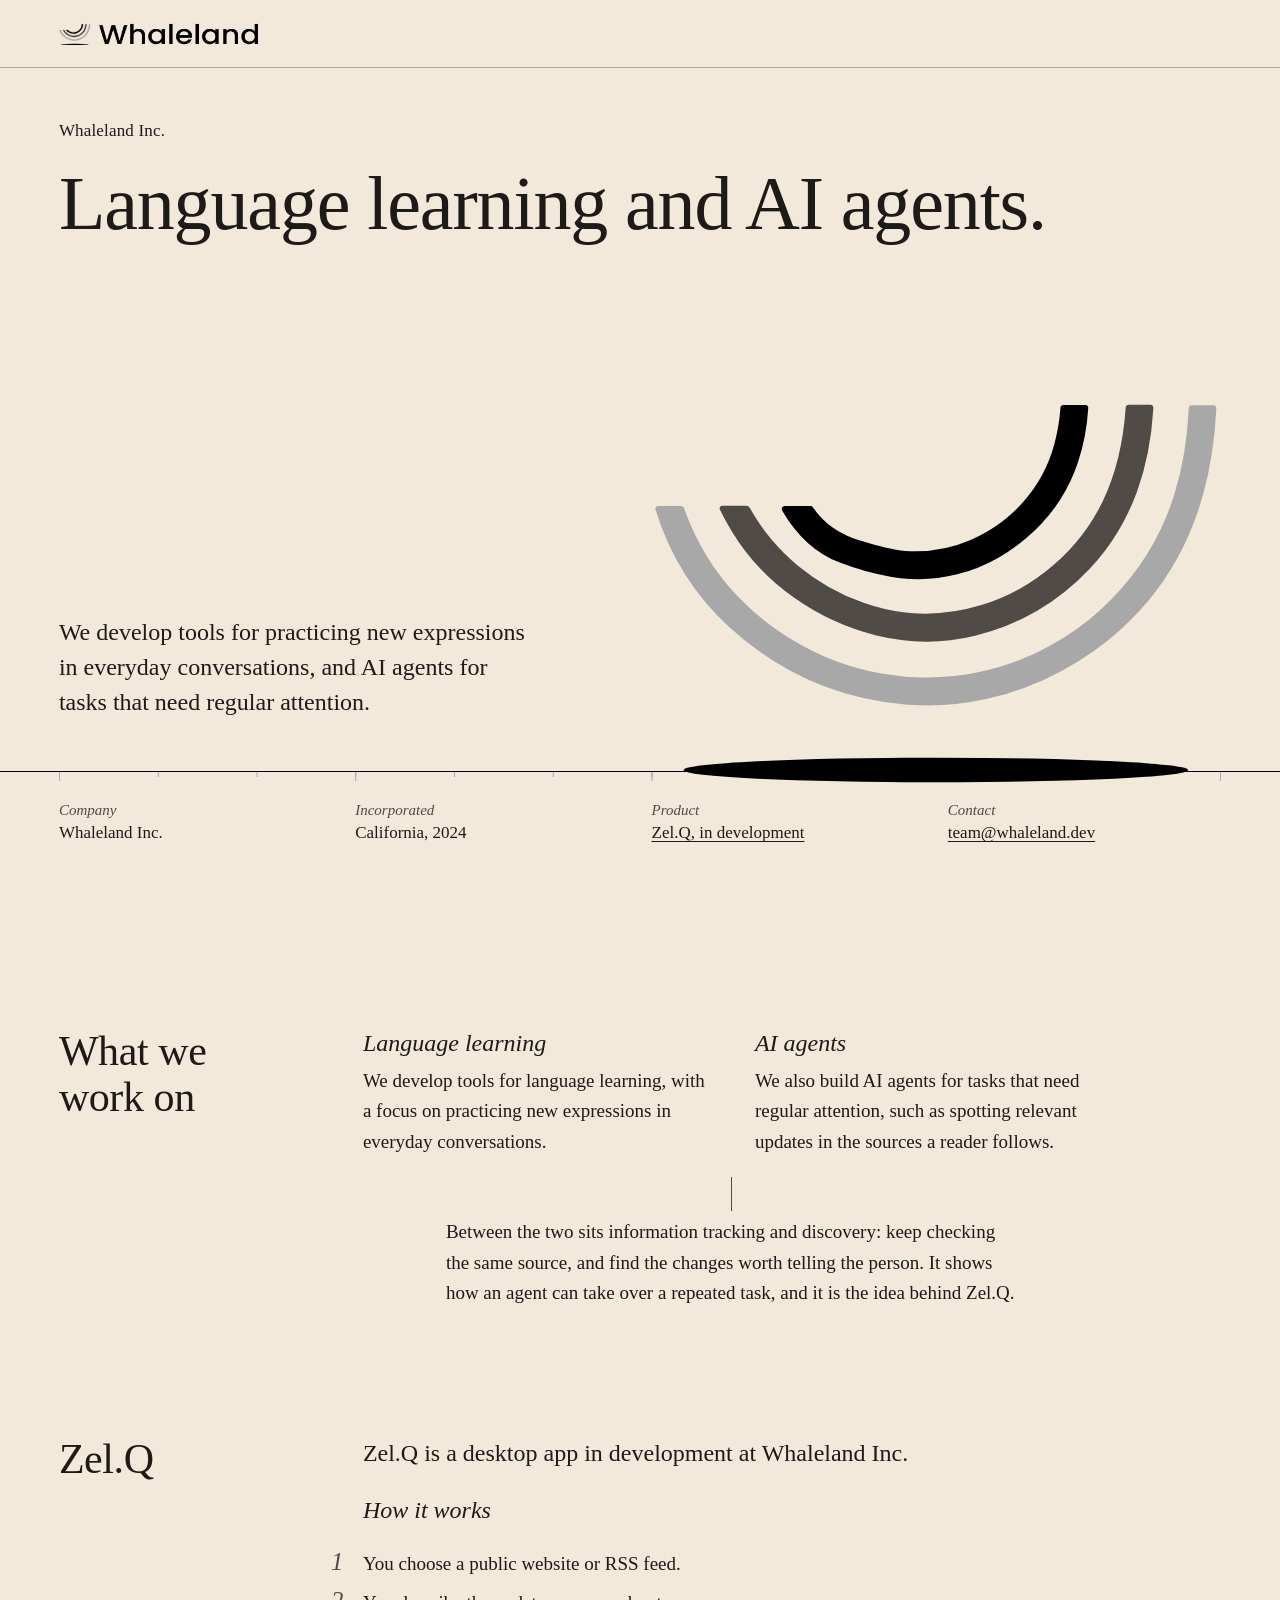
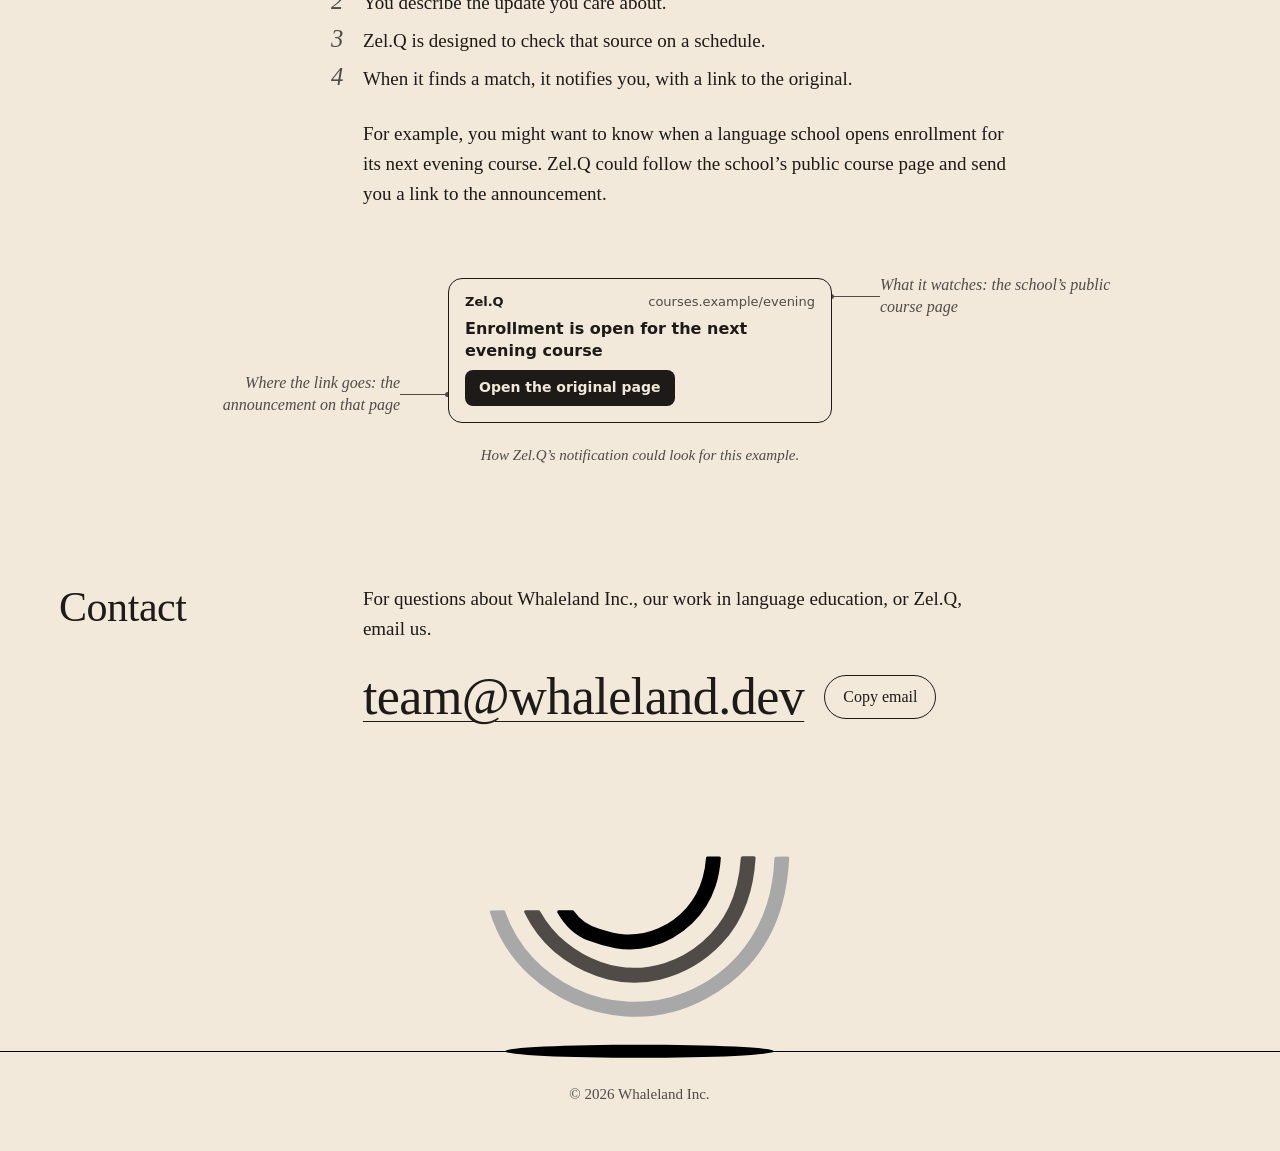
<file: index.html>
<!doctype html>
<html lang="en">
<head>
<meta charset="utf-8">
<meta name="viewport" content="width=device-width, initial-scale=1">
<title>Whaleland Inc. | Language learning and AI agents</title>
<meta name="description" content="Whaleland Inc. is a software company incorporated in California in 2024. We develop tools for language learning and AI agents for tasks that need regular attention, including Zel.Q, a desktop app in development.">
<link rel="canonical" href="https://whaleland.dev/">
<meta name="theme-color" content="#F2E9DB" media="(prefers-color-scheme: light)">
<meta name="theme-color" content="#222429" media="(prefers-color-scheme: dark)">
<meta name="color-scheme" content="light dark">
<meta property="og:type" content="website">
<meta property="og:site_name" content="Whaleland Inc.">
<meta property="og:title" content="Whaleland Inc.">
<meta property="og:description" content="A software company incorporated in California in 2024, working on language learning and AI agents.">
<meta property="og:url" content="https://whaleland.dev/">
<meta property="og:image" content="https://whaleland.dev/assets/og-image.png">
<meta property="og:image:width" content="1200">
<meta property="og:image:height" content="630">
<meta property="og:image:alt" content="The Whaleland mark, three arcs floating over a shadow line, with the name Whaleland Inc.">
<meta name="twitter:card" content="summary_large_image">
<link rel="icon" href="assets/favicon.ico" sizes="32x32">
<link rel="icon" href="assets/icon.svg" type="image/svg+xml">
<link rel="apple-touch-icon" href="assets/apple-touch-icon.png">
<script>document.documentElement.classList.add("js")</script>
<link rel="stylesheet" href="assets/site.css">
<script src="assets/site.js" defer></script>
</head>
<body id="top">
<a class="skip" href="#main">Skip to content</a>

<header class="site-head">
  <span class="sd head-bg" aria-hidden="true"></span>
  <span class="sd head-line" aria-hidden="true"></span>
  <div class="wrap head-row">
    <a class="brand" href="./" aria-label="Whaleland, home"><span class="lockup">
      <span class="hm-place"><svg class="hmark" viewBox="1208 119 594 399" aria-hidden="true" focusable="false">
        <defs><clipPath id="head-water"><rect x="1100" y="-200" width="800" height="702.504"/></clipPath></defs>
        <g clip-path="url(#head-water)"><g class="sd hm-rise"><g class="sd hm-sink"><g class="hm-bob hm-bob-1"><path fill="#A8A8A8" stroke="#A8A8A8" stroke-width="5.137" d="M 1376.436 381.683 C 1345.383 366.796 1318.073 346.919 1294.506 322.053 C 1269.646 295.823 1251.196 264.793 1239.036 230.393 C 1238.905 230.02 1238.552 229.771 1238.156 229.773 L 1214.376 229.883 C 1214.172 229.878 1214.025 230.081 1214.086 230.283 C 1228.556 276.763 1253.986 318.173 1289.946 351.183 C 1342.953 399.849 1405.13 426.769 1476.476 431.943 C 1530.666 435.873 1585.286 423.163 1633.006 397.533 C 1664.28 380.739 1691.216 360.079 1713.816 335.553 C 1744.863 301.866 1766.883 261.946 1779.876 215.793 C 1787.876 187.399 1792.56 157.203 1793.926 125.203 C 1793.946 124.783 1793.746 124.576 1793.326 124.583 L 1770.836 124.773 C 1770.516 124.773 1770.346 124.936 1770.326 125.263 C 1769.006 156.163 1764.176 187.303 1754.996 216.543 C 1745.243 247.589 1730.4 275.956 1710.466 301.643 C 1679.253 341.869 1640.043 371.316 1592.836 389.983 C 1523.096 417.553 1444.006 414.063 1376.436 381.683 Z"/></g><g class="hm-bob hm-bob-2"><path fill="#504B47" stroke="#504B47" stroke-width="5.137" d="M 1680.636 222.723 C 1695.496 191.663 1702.136 159.333 1704.536 124.933 C 1704.563 124.466 1704.81 124.233 1705.276 124.233 L 1727.726 124.163 C 1728.153 124.163 1728.353 124.373 1728.326 124.793 C 1726.526 154.553 1721.426 183.893 1711.446 211.213 C 1700.393 241.46 1684.276 267.853 1663.096 290.393 C 1629.843 325.766 1589.923 349.053 1543.336 360.253 C 1509.956 368.273 1476.376 368.093 1442.596 359.713 C 1381.896 344.653 1326.786 306.563 1294.096 253.383 C 1289.296 245.57 1284.976 237.76 1281.136 229.953 C 1281.054 229.785 1281.179 229.589 1281.366 229.593 L 1306.376 229.643 C 1306.988 229.644 1307.551 229.977 1307.846 230.513 C 1334.076 277.883 1377.736 312.903 1427.796 330.613 C 1468.856 345.14 1510.613 345.856 1553.066 332.763 C 1608.046 315.803 1655.656 274.903 1680.636 222.723 Z"/></g><g class="hm-bob hm-bob-3"><path fill="#000000" stroke="#000000" stroke-width="5.137" d="M 1471.716 276.633 C 1496.096 278.373 1519.483 274.38 1541.876 264.653 C 1584.956 245.943 1617.676 209.093 1629.956 163.753 C 1633.423 150.973 1635.62 138.063 1636.546 125.023 C 1636.567 124.735 1636.808 124.512 1637.096 124.513 L 1660.076 124.453 C 1660.246 124.453 1660.382 124.593 1660.376 124.763 C 1659.236 144.216 1655.733 162.78 1649.866 180.453 C 1640.86 207.593 1626.113 230.946 1605.626 250.513 C 1583.206 271.923 1555.456 288.363 1525.606 295.953 C 1503.28 301.62 1480.46 302.463 1457.146 298.483 C 1439.953 295.55 1422.473 290.67 1404.706 283.843 C 1379.326 274.093 1359.796 254.443 1346.026 230.803 C 1345.906 230.59 1345.863 230.353 1345.896 230.093 C 1345.926 229.879 1346.11 229.721 1346.326 229.723 L 1373.066 229.733 C 1373.373 229.733 1373.613 229.86 1373.786 230.113 C 1386.016 248.113 1402.746 258.933 1423.156 265.273 C 1439.016 270.193 1455.746 275.493 1471.716 276.633 Z"/></g></g></g></g>
        <g class="sd hm-open"><g class="sd hm-close"><ellipse cx="1504" cy="502.504" rx="263" ry="12.843" fill="#000000"/></g></g>
      </svg></span>
      <img class="sd hword" src="assets/wordmark-edge.png" width="587" height="83" alt="">
    </span></a>
    <nav class="nav" aria-label="Main">
      <ul>
        <li class="sd n1 nav-work"><a href="#work">Work</a></li>
        <li class="sd n2"><a href="#zelq">Zel.Q</a></li>
        <li class="sd n3"><a href="#contact">Contact</a></li>
      </ul>
    </nav>
  </div>
</header>

<main id="main" tabindex="-1">
  <section class="hero" aria-labelledby="hero-title">
    <div class="wrap hero-grid">
      <p class="kicker"><span class="nowrap"><span class="sd k-word">Whaleland</span> <span class="k-inc"><span class="sd k-inc-txt">Inc.</span><span class="sd inc-bar" aria-hidden="true"></span></span></span></p>
      <h1 id="hero-title">Language learning and <span class="nowrap">AI agents.</span></h1>
      <p class="lead">We develop tools for practicing new expressions in everyday conversations, and AI agents for tasks that need regular attention.</p>
      <div class="hero-mark">
        <svg class="mark" viewBox="1208 119 594 383.504" width="594" height="384" aria-hidden="true" focusable="false">
          <defs><clipPath id="above-water"><rect x="1100" y="-200" width="800" height="702.504"/></clipPath></defs>
          <g clip-path="url(#above-water)"><g class="sd fall"><path fill="#A8A8A8" stroke="#A8A8A8" stroke-width="5.137" d="M 1376.436 381.683 C 1345.383 366.796 1318.073 346.919 1294.506 322.053 C 1269.646 295.823 1251.196 264.793 1239.036 230.393 C 1238.905 230.02 1238.552 229.771 1238.156 229.773 L 1214.376 229.883 C 1214.172 229.878 1214.025 230.081 1214.086 230.283 C 1228.556 276.763 1253.986 318.173 1289.946 351.183 C 1342.953 399.849 1405.13 426.769 1476.476 431.943 C 1530.666 435.873 1585.286 423.163 1633.006 397.533 C 1664.28 380.739 1691.216 360.079 1713.816 335.553 C 1744.863 301.866 1766.883 261.946 1779.876 215.793 C 1787.876 187.399 1792.56 157.203 1793.926 125.203 C 1793.946 124.783 1793.746 124.576 1793.326 124.583 L 1770.836 124.773 C 1770.516 124.773 1770.346 124.936 1770.326 125.263 C 1769.006 156.163 1764.176 187.303 1754.996 216.543 C 1745.243 247.589 1730.4 275.956 1710.466 301.643 C 1679.253 341.869 1640.043 371.316 1592.836 389.983 C 1523.096 417.553 1444.006 414.063 1376.436 381.683 Z"/><path fill="#504B47" stroke="#504B47" stroke-width="5.137" d="M 1680.636 222.723 C 1695.496 191.663 1702.136 159.333 1704.536 124.933 C 1704.563 124.466 1704.81 124.233 1705.276 124.233 L 1727.726 124.163 C 1728.153 124.163 1728.353 124.373 1728.326 124.793 C 1726.526 154.553 1721.426 183.893 1711.446 211.213 C 1700.393 241.46 1684.276 267.853 1663.096 290.393 C 1629.843 325.766 1589.923 349.053 1543.336 360.253 C 1509.956 368.273 1476.376 368.093 1442.596 359.713 C 1381.896 344.653 1326.786 306.563 1294.096 253.383 C 1289.296 245.57 1284.976 237.76 1281.136 229.953 C 1281.054 229.785 1281.179 229.589 1281.366 229.593 L 1306.376 229.643 C 1306.988 229.644 1307.551 229.977 1307.846 230.513 C 1334.076 277.883 1377.736 312.903 1427.796 330.613 C 1468.856 345.14 1510.613 345.856 1553.066 332.763 C 1608.046 315.803 1655.656 274.903 1680.636 222.723 Z"/><path fill="#000000" stroke="#000000" stroke-width="5.137" d="M 1471.716 276.633 C 1496.096 278.373 1519.483 274.38 1541.876 264.653 C 1584.956 245.943 1617.676 209.093 1629.956 163.753 C 1633.423 150.973 1635.62 138.063 1636.546 125.023 C 1636.567 124.735 1636.808 124.512 1637.096 124.513 L 1660.076 124.453 C 1660.246 124.453 1660.382 124.593 1660.376 124.763 C 1659.236 144.216 1655.733 162.78 1649.866 180.453 C 1640.86 207.593 1626.113 230.946 1605.626 250.513 C 1583.206 271.923 1555.456 288.363 1525.606 295.953 C 1503.28 301.62 1480.46 302.463 1457.146 298.483 C 1439.953 295.55 1422.473 290.67 1404.706 283.843 C 1379.326 274.093 1359.796 254.443 1346.026 230.803 C 1345.906 230.59 1345.863 230.353 1345.896 230.093 C 1345.926 229.879 1346.11 229.721 1346.326 229.723 L 1373.066 229.733 C 1373.373 229.733 1373.613 229.86 1373.786 230.113 C 1386.016 248.113 1402.746 258.933 1423.156 265.273 C 1439.016 270.193 1455.746 275.493 1471.716 276.633 Z"/></g></g>
          <g class="sd hole-close"><ellipse cx="1504" cy="502.504" rx="263" ry="12.843" fill="#000000"/></g>
        </svg>
      </div>
      <div class="waterline" aria-hidden="true"><div class="wrap"><div class="ticks"></div></div></div>
      <dl class="facts">
        <div class="sd f1"><dt>Company</dt><dd><span class="nowrap">Whaleland Inc.</span></dd></div>
        <div class="sd f2"><dt>Incorporated</dt><dd>California, 2024</dd></div>
        <div class="sd f3"><dt>Product</dt><dd><a href="#zelq">Zel.Q, in development</a></dd></div>
        <div class="sd f4"><dt>Contact</dt><dd><a href="mailto:team@whaleland.dev">team@whaleland.dev</a></dd></div>
      </dl>
    </div>
  </section>

  <section class="section" id="work" aria-labelledby="work-title">
    <div class="wrap section-grid">
      <div class="side">
        <h2 id="work-title">What we work on</h2>
      </div>
      <div class="body">
        <div class="areas" data-tl="--work">
          <div class="area">
            <h3>Language learning</h3>
            <p>We develop tools for language learning, with a focus on practicing new expressions in everyday conversations.</p>
          </div>
          <div class="area">
            <h3>AI agents</h3>
            <p>We also build AI agents for tasks that need regular attention, such as spotting relevant updates in the sources a reader follows.</p>
          </div>
          <span class="sd answer answer-l" aria-hidden="true"></span><span class="sd answer answer-lb" aria-hidden="true"></span><span class="sd answer answer-r" aria-hidden="true"></span><span class="sd answer answer-rb" aria-hidden="true"></span>
        </div>
        <p class="bridge" data-tl="--bridge"><span class="sd bridge-join" aria-hidden="true"></span>Between the two sits information tracking and discovery: keep checking the same source, and find the changes worth telling the person. It shows how an agent can take over a repeated task, and it is the idea behind Zel.Q.</p>
      </div>
    </div>
  </section>

  <section class="section" id="zelq" aria-labelledby="zelq-title">
    <div class="wrap section-grid">
      <div class="side">
        <h2 id="zelq-title">Zel.Q</h2>
      </div>
      <div class="body">
        <p class="section-lead">Zel.Q is a desktop app in development at Whaleland Inc.</p>
        <h3>How it works</h3>
        <ol class="steps" role="list">
          <li>You choose a public website or RSS feed.</li>
          <li>You describe the update you care about.</li>
          <li>Zel.Q is designed to check that source on a schedule.</li>
          <li>When it finds a match, it notifies you, with a link to the original.</li>
        </ol>
        <p>For example, you might want to know when a language school opens enrollment for its next evening course. Zel.Q could follow the school’s public course page and send you a link to the announcement.</p>
      </div>
      <figure class="plate" aria-labelledby="plate-caption">
        <div class="scene">
          <p class="callout callout-watch"><span>What it watches: the school’s public course page</span></p>
          <div class="notice">
            <p class="notice-head"><span class="notice-app">Zel.Q</span> <span class="notice-source">courses.example/evening</span></p>
            <p class="notice-title">Enrollment is open for the next evening course</p>
            <p class="notice-open">Open the original page</p>
          </div>
          <p class="callout callout-link"><span>Where the link goes: the announcement on that page</span></p>
        </div>
        <figcaption class="plate-caption" id="plate-caption">How Zel.Q’s notification could look for this example.</figcaption>
      </figure>
    </div>
  </section>

  <section class="section" id="contact" aria-labelledby="contact-title">
    <div class="wrap section-grid">
      <div class="side">
        <h2 id="contact-title">Contact</h2>
      </div>
      <div class="body">
        <p>For questions about Whaleland Inc., our work in language education, or Zel.Q, email us.</p>
        <div class="contact-line">
          <a class="address" id="address" href="mailto:team@whaleland.dev">team@whaleland.dev</a>
          <button class="copy" type="button" data-copy="team@whaleland.dev" hidden><span class="copy-idle">Copy email</span><span class="copy-done">Copied</span></button>
        </div>
        <p class="copy-status" id="copy-status" role="status"></p>
      </div>
    </div>
  </section>
</main>

<footer class="foot" data-tl="--close">
  <div class="end-mark" aria-hidden="true" data-tl="--endmark">
    <svg class="mark" viewBox="1208 119 594 399" focusable="false">
      <defs><clipPath id="above-closing-line"><rect x="1100" y="-200" width="800" height="702.504"/></clipPath></defs>
      <g clip-path="url(#above-closing-line)"><g class="sd end-rise"><path fill="#A8A8A8" stroke="#A8A8A8" stroke-width="5.137" d="M 1376.436 381.683 C 1345.383 366.796 1318.073 346.919 1294.506 322.053 C 1269.646 295.823 1251.196 264.793 1239.036 230.393 C 1238.905 230.02 1238.552 229.771 1238.156 229.773 L 1214.376 229.883 C 1214.172 229.878 1214.025 230.081 1214.086 230.283 C 1228.556 276.763 1253.986 318.173 1289.946 351.183 C 1342.953 399.849 1405.13 426.769 1476.476 431.943 C 1530.666 435.873 1585.286 423.163 1633.006 397.533 C 1664.28 380.739 1691.216 360.079 1713.816 335.553 C 1744.863 301.866 1766.883 261.946 1779.876 215.793 C 1787.876 187.399 1792.56 157.203 1793.926 125.203 C 1793.946 124.783 1793.746 124.576 1793.326 124.583 L 1770.836 124.773 C 1770.516 124.773 1770.346 124.936 1770.326 125.263 C 1769.006 156.163 1764.176 187.303 1754.996 216.543 C 1745.243 247.589 1730.4 275.956 1710.466 301.643 C 1679.253 341.869 1640.043 371.316 1592.836 389.983 C 1523.096 417.553 1444.006 414.063 1376.436 381.683 Z"/><path fill="#504B47" stroke="#504B47" stroke-width="5.137" d="M 1680.636 222.723 C 1695.496 191.663 1702.136 159.333 1704.536 124.933 C 1704.563 124.466 1704.81 124.233 1705.276 124.233 L 1727.726 124.163 C 1728.153 124.163 1728.353 124.373 1728.326 124.793 C 1726.526 154.553 1721.426 183.893 1711.446 211.213 C 1700.393 241.46 1684.276 267.853 1663.096 290.393 C 1629.843 325.766 1589.923 349.053 1543.336 360.253 C 1509.956 368.273 1476.376 368.093 1442.596 359.713 C 1381.896 344.653 1326.786 306.563 1294.096 253.383 C 1289.296 245.57 1284.976 237.76 1281.136 229.953 C 1281.054 229.785 1281.179 229.589 1281.366 229.593 L 1306.376 229.643 C 1306.988 229.644 1307.551 229.977 1307.846 230.513 C 1334.076 277.883 1377.736 312.903 1427.796 330.613 C 1468.856 345.14 1510.613 345.856 1553.066 332.763 C 1608.046 315.803 1655.656 274.903 1680.636 222.723 Z"/><path fill="#000000" stroke="#000000" stroke-width="5.137" d="M 1471.716 276.633 C 1496.096 278.373 1519.483 274.38 1541.876 264.653 C 1584.956 245.943 1617.676 209.093 1629.956 163.753 C 1633.423 150.973 1635.62 138.063 1636.546 125.023 C 1636.567 124.735 1636.808 124.512 1637.096 124.513 L 1660.076 124.453 C 1660.246 124.453 1660.382 124.593 1660.376 124.763 C 1659.236 144.216 1655.733 162.78 1649.866 180.453 C 1640.86 207.593 1626.113 230.946 1605.626 250.513 C 1583.206 271.923 1555.456 288.363 1525.606 295.953 C 1503.28 301.62 1480.46 302.463 1457.146 298.483 C 1439.953 295.55 1422.473 290.67 1404.706 283.843 C 1379.326 274.093 1359.796 254.443 1346.026 230.803 C 1345.906 230.59 1345.863 230.353 1345.896 230.093 C 1345.926 229.879 1346.11 229.721 1346.326 229.723 L 1373.066 229.733 C 1373.373 229.733 1373.613 229.86 1373.786 230.113 C 1386.016 248.113 1402.746 258.933 1423.156 265.273 C 1439.016 270.193 1455.746 275.493 1471.716 276.633 Z"/></g></g>
      <g class="sd end-open"><ellipse cx="1504" cy="502.504" rx="263" ry="12.843" fill="#000000"/></g>
    </svg>
  </div>
  <div class="wrap foot-inner">
    <p>© 2026 <span class="nowrap">Whaleland Inc.</span></p>
  </div>
</footer>
</body>
</html>
</file>
<file: assets/site.css>
/* Whaleland Inc. — site styles */

/* ---------- Tokens ---------- */
:root {
  --cream: #F2E9DB;
  --ink: #1D1A17;
  --stone: #504B47;
  --mist: #A8A8A8;
  --black: #000;
  --serif: ui-serif, "New York", "Iowan Old Style", Charter, "Bitstream Charter", "Sitka Text", Cambria, Georgia, "Noto Serif", "Droid Serif", serif;
  --sans: system-ui, "Segoe UI", Roboto, "Noto Sans", "Helvetica Neue", Arial, sans-serif;
  --edge: clamp(1rem, 4.6vw, 4.5rem);
  --wide: 75rem;
  --gutter: clamp(16px, 1.8vw, 24px);
  color-scheme: light dark;   /* a real dark theme below, so browsers don't darken the light one themselves */

  /* The header, and the opening that builds it (site.js measures the real numbers) */
  --hh: 56px;                 /* header height */
  --lw: 124px;                /* lockup width */
  --i1: 40px; --i1a: 38px; --i1b: 100px;            /* 「Inc.」 becomes the header's line */
  --l-x: 50%; --l-s: 0.05;
  --wo0: 18px; --wo1: 38px; --wi0: 36px; --wi1: 66px; --bg0: 16px; --bg1: 50px;   /* 「Whaleland」 into the header's wordmark */
  --fold0: 8px; --fold1: 260px; --fold2: 428px; --end0: cover 40%; --end1: cover 60%;     /* the whale fall: the hero's arcs into their hole, the header's out of its own; then the hero's hole closes */
  --n1-0: 600px; --n1-1: 640px; --n2-0: 640px; --n2-1: 680px; --n3-0: 656px; --n3-1: 696px;   /* narrow screens: facts hand over */
}

/* ---------- Base ---------- */
*, *::before, *::after { box-sizing: border-box; }
[hidden] { display: none !important; }
html { background: var(--cream); color: var(--ink); -webkit-text-size-adjust: 100%; text-size-adjust: 100%; }
body {
  margin: 0;
  font-family: var(--serif);
  font-size: clamp(1.0625rem, 0.99rem + 0.36vw, 1.1875rem);
  line-height: 1.6;
  font-kerning: normal;
  font-variant-numeric: oldstyle-nums proportional-nums;
  text-rendering: optimizeLegibility;
  hanging-punctuation: first;
}
h1, h2, h3, p, ol, ul, dl, dd, figure { margin: 0; }
h1, h2, h3 { font-weight: 400; text-wrap: balance; }
p, li, figcaption { text-wrap: pretty; }
img, svg { display: block; }
a { color: inherit; text-decoration-thickness: 1px; text-underline-offset: 0.18em; }
a:hover { text-decoration-thickness: 2px; }
:focus-visible { outline: 2px solid var(--ink); outline-offset: 4px; border-radius: 2px; }
main:focus { outline: none; }
::selection { background: var(--stone); color: var(--cream); }
.nowrap { white-space: nowrap; }
.wrap { width: min(100% - 2 * var(--edge), var(--wide)); margin-inline: auto; }

.skip {
  position: absolute; left: var(--edge); top: 0.75rem; z-index: 30;
  display: inline-flex; align-items: center; min-height: 44px; padding: 0 1rem;
  background: var(--cream); color: var(--ink);
  border: 1px solid var(--ink); border-radius: 4px;
  transform: translateY(calc(-100% - 1rem));
}
.skip:focus { transform: none; }

/* ---------- Header: the master lockup, from its two parts in their exact places (the kit's lockup, viewBox 143 467 732 85) ---------- */
.site-head { position: relative; }
.head-bg, .head-line { display: none; }
.head-row {
  display: flex; flex-wrap: wrap; align-items: center; justify-content: space-between;
  gap: 0.25rem 0.75rem;
  min-height: calc(var(--hh) + 1rem);
}
.brand { display: inline-flex; align-items: center; min-height: 44px; border-radius: 2px; }
.lockup { position: relative; display: block; width: var(--lw); height: calc(var(--lw) * 85 / 732); }
.hm-place {
  position: absolute;
  left: calc(var(--lw) * 1.632 / 732);
  top: calc(var(--lw) * 4.549 / 732);
  width: calc(var(--lw) * 115.63 / 732);
}
.hmark { display: block; width: 100%; height: auto; overflow: visible; }
.hword {
  position: absolute;
  left: calc(var(--lw) * 144 / 732);
  top: calc(var(--lw) / 732);
  width: calc(var(--lw) * 587 / 732);
  height: auto;
  transform-origin: 0 50%;
}
.nav { margin-inline-start: auto; }
.nav ul { display: flex; flex-wrap: wrap; justify-content: flex-end; list-style: none; padding: 0; gap: 0 clamp(0rem, 1.4vw, 1.25rem); }
.nav a {
  display: inline-flex; align-items: center; min-height: 44px; padding-inline: 0.4rem;
  font-size: clamp(1rem, 0.95rem + 0.2vw, 1.0625rem); text-decoration: none;
}
.nav a:hover { text-decoration: underline; text-decoration-thickness: 1px; }

/* ---------- Opening: name, headline, intro, the mark over its shadow on the waterline, the facts ---------- */
.hero {
  /* The opening fills the first view on its own; its rhythm follows the window's height */
  --top: clamp(1.25rem, 6vh, 4rem);
  --mark-h: clamp(11rem, 46vh, 25rem);
  --breath: clamp(2rem, 6vh, 5rem);
  overflow-x: clip;
  display: flex; flex-direction: column;
  min-height: calc(100vh - var(--hh) - 1rem);           /* plain header: it sits above the opening */
  padding-top: var(--top);
}
@supports (height: 100svh) {
  .hero {
    --top: clamp(1.25rem, 6svh, 4rem);
    --mark-h: clamp(11rem, 46svh, 25rem);
    --breath: clamp(2rem, 6svh, 5rem);
    min-height: calc(100svh - var(--hh) - 1rem);
  }
}
.hero-grid {
  flex: 1 0 auto;
  display: grid; grid-template-columns: repeat(12, minmax(0, 1fr)); grid-template-rows: auto auto 1fr auto auto;
  column-gap: var(--gutter);
}
.kicker { grid-column: 1 / -1; grid-row: 1; margin-bottom: clamp(0.75rem, 2.4vh, 1.75rem); font-size: 1.0625rem; line-height: 1.5; letter-spacing: 0.01em; }
.k-word { display: inline-block; }
/* 「Inc.」 and the bar it flattens into: the bar sits on the letters' own box, at their x-height middle */
.k-inc { position: relative; display: inline-block; }
.k-inc-txt { display: inline-block; transform-origin: 50% 60%; }
.inc-bar { position: absolute; left: 0; right: 0; top: 60%; height: 1px; margin-top: -0.5px; background: var(--mist); opacity: 0; }
.hero h1 { grid-column: 1 / -1; grid-row: 2; font-size: clamp(2.5rem, 1.2rem + 6.4vw, 4.75rem); font-size: min(clamp(2.5rem, 1.2rem + 6.4vw, 4.75rem), 10vh); line-height: 1.02; letter-spacing: -0.015em; }
.lead {
  grid-column: 1 / span 5; grid-row: 3; align-self: end;
  margin-top: var(--breath);
  padding-bottom: clamp(2rem, 4vw, 3.5rem);
  max-width: 30em;
  font-size: clamp(1.1875rem, 1rem + 0.75vw, 1.5rem); line-height: 1.45;
}
.hero-mark {
  grid-column: 7 / -1; grid-row: 3; align-self: end; justify-self: end;
  width: min(100%, calc(var(--mark-h) * 1.5489));       /* sized by the window's height too, so a short window breathes */
  margin-top: var(--breath);
  position: relative; z-index: 1;
}
/* The SVG's lower edge is the shadow's centre line: the mark rests on the waterline. */
.mark { display: block; width: 100%; height: auto; overflow: visible; }
.waterline { grid-column: 1 / -1; grid-row: 4; margin-inline: calc(50% - 50vw); border-top: 1px solid var(--black); }
.ticks {
  position: relative; height: 9px;
  background-image: linear-gradient(to right, var(--mist) 1px, transparent 1px), linear-gradient(to right, var(--mist) 1px, transparent 1px);
  background-size: calc((100% + var(--gutter)) / 12) 5px, calc((100% + var(--gutter)) / 4) 9px;
  background-repeat: repeat-x;
}
.ticks::after { content: ""; position: absolute; right: 0; top: 0; width: 1px; height: 9px; background: var(--mist); }
.facts {
  grid-column: 1 / -1; grid-row: 5;
  display: grid; grid-template-columns: repeat(auto-fit, minmax(min(100%, 9em), 1fr)); column-gap: var(--gutter); row-gap: 1.25rem;
  padding-top: clamp(0.875rem, 2.2vh, 1.5rem); padding-bottom: clamp(1.5rem, 6vh, 4.5rem);
}
.facts dt { font-style: italic; font-size: 0.9375rem; line-height: 1.4; color: var(--stone); }
.facts dd { font-size: 1.0625rem; line-height: 1.45; overflow-wrap: anywhere; }
.facts a { position: relative; }
.facts a::after { content: ""; position: absolute; left: -6px; right: -6px; top: 50%; height: 44px; translate: 0 -50%; }

/* ---------- Sections: side heads, as on a printed page ---------- */
.section { padding-top: clamp(4rem, 10vw, 8.5rem); overflow-x: hidden; overflow-x: clip; }
.section-grid { display: grid; gap: 1.25rem 4rem; }
h2 { font-size: clamp(1.875rem, 1.35rem + 1.7vw, 2.625rem); line-height: 1.1; letter-spacing: -0.01em; }
h3 { font-size: clamp(1.25rem, 1.1rem + 0.5vw, 1.5rem); font-style: italic; line-height: 1.25; }
.body { display: grid; gap: 1.5rem; max-width: 46rem; align-content: start; }
.body > p { max-width: 34em; }
.section-lead { font-size: clamp(1.1875rem, 1rem + 0.75vw, 1.5rem); line-height: 1.45; max-width: 28em; }

/* Two areas, and the bridge between them */
.areas { position: relative; display: grid; gap: 2rem 3rem; }
.area { position: relative; display: grid; gap: 0.5rem; align-content: start; }
.answer { display: none; position: absolute; background: var(--stone); }
.bridge { position: relative; }
.bridge-join { display: none; }

/* Zel.Q steps: a real sequence, so numbered */
.steps { list-style: none; padding: 0; counter-reset: step; display: grid; gap: 0.5rem; }
.steps li { counter-increment: step; display: grid; grid-template-columns: 2rem minmax(0, 1fr); align-items: baseline; }
.steps li::before { content: counter(step); font-style: italic; font-size: 1.3em; line-height: 1; color: var(--stone); }

/* The example as a plate: the notification, with what it watches and where its link goes */
.plate { display: grid; gap: 1.25rem; justify-items: center; padding-top: clamp(1.5rem, 4vw, 3rem); }
.scene { width: 100%; display: grid; grid-template-columns: minmax(0, 1fr); justify-items: center; }
.notice {
  position: relative; z-index: 1;
  width: min(86%, 24rem);
  display: grid; gap: 0.5rem;
  padding: 0.875rem 1rem 1rem;
  font-family: var(--sans); font-variant-numeric: normal; line-height: 1.35;
  background: var(--cream); border: 1px solid var(--ink); border-radius: 14px;
}
.notice-head { display: flex; flex-wrap: wrap; justify-content: space-between; gap: 0.125rem 1rem; font-size: 0.8125rem; color: var(--stone); }
.notice-app { font-weight: 600; color: var(--ink); }
.notice-title { font-size: 1rem; font-weight: 600; }
.notice-open {
  justify-self: start; display: inline-flex; align-items: center; min-height: 2.25rem; padding-inline: 0.875rem;
  border-radius: 8px; background: var(--ink); color: var(--cream); font-size: 0.875rem; font-weight: 600;
}
.callout { position: relative; font-style: italic; font-size: 1rem; line-height: 1.4; color: var(--stone); max-width: 16em; }
.callout::after { content: ""; position: absolute; background: var(--stone); }
.callout::before { content: ""; position: absolute; width: 5px; height: 5px; border-radius: 50%; background: var(--stone); }
.callout-watch::before { right: calc(3rem - 2px); bottom: -2.5px; }
.callout-link::before { left: calc(3.25rem - 2px); top: -2.5px; }
.callout-watch { justify-self: end; text-align: right; padding-bottom: 1.5rem; }
.callout-watch::after { right: 3rem; bottom: 0; width: 1px; height: 1.125rem; }
.callout-link { justify-self: start; padding-top: 1.5rem; }
.callout-link::after { left: 3.25rem; top: 0; width: 1px; height: 1.125rem; }
.plate-caption { font-style: italic; font-size: 0.9375rem; color: var(--stone); text-align: center; }

/* Contact: a little more room above, scaled by the window's height */
#contact { padding-top: clamp(5rem, 13vh, 10rem); }
/* Contact */
.contact-line { display: flex; flex-wrap: wrap; align-items: center; gap: 0.75rem 1.25rem; }
.address {
  display: inline-flex; align-items: center; min-height: 44px;
  font-size: clamp(1.5rem, 0.8rem + 4vw, 3.25rem); line-height: 1.1; letter-spacing: -0.01em;
  text-decoration-thickness: 1px; text-underline-offset: 0.14em;
  overflow-wrap: anywhere;
}
.copy {
  display: inline-grid; align-items: center; justify-items: center;
  min-height: 44px; min-width: 44px; padding: 0 1.125rem;
  font: inherit; font-size: 1rem; color: var(--ink);
  background: transparent; border: 1px solid var(--ink); border-radius: 999px;
  cursor: pointer;
}
.copy:hover, .copy[data-state="copied"] { background: var(--ink); color: var(--cream); }
.copy > span { grid-area: 1 / 1; }
.copy-done, .copy[data-state="copied"] .copy-idle { visibility: hidden; }
.copy[data-state="copied"] .copy-done { visibility: visible; }
.copy-status { font-size: 0.9375rem; font-style: italic; color: var(--stone); min-height: 1.6em; }

/* Footer: a second waterline, where the mark comes back up beside the email */
.foot {
  --ew: clamp(10rem, 40vw, 19rem);
  position: relative;
  /* The mark's own space above the line, with room to breathe (decision 234: the scroll room comes from above, not from an empty footer) */
  margin-top: calc(var(--ew) * 0.6456 + clamp(2.5rem, 9vh, 6.5rem));
  border-top: 1px solid var(--black);
}
.end-mark {
  position: absolute; left: 50%; top: calc(-0.5px - var(--ew) * 0.645627);
  width: var(--ew); margin-left: calc(var(--ew) / -2); aspect-ratio: 594 / 399;
}
/* The copyright alone, under the mark: centred on the ellipse (cx 1504), which sits one unit left of the box's centre (1505) */
.foot-inner {
  padding-block: calc(var(--ew) * 12.843 / 594 + 1.5rem) clamp(2.5rem, 5vh, 4rem);   /* the copyright as the mark's caption, 1.5rem under its shadow; a modest margin below */
  text-align: center; font-size: 0.9375rem; color: var(--stone);
}
.foot-inner p { padding-right: calc(var(--ew) * 2 / 594); }

/* ---------- Motion: only with the script and when motion is welcome; otherwise the page rests, with a plain header ---------- */
@media (prefers-reduced-motion: no-preference) {
  html.js { scroll-padding-top: var(--hh-real, var(--hh)); }   /* in-page jumps and focus land below the fixed header, at its real height */

  /* The first screen is the opening alone. The header is a fixed layer that gathers itself from the opening's parts. */
  html.js .site-head { position: fixed; top: 0; left: 0; right: 0; z-index: 20; overflow: hidden; padding-block: 2px; }
  html.js .site-head a:focus-visible { outline-offset: -3px; }   /* inside the link, so the header never cuts a ring */
  html.js .head-row { min-height: var(--hh); }
  html.js .head-bg { display: block; position: absolute; inset: 0; z-index: -1; background: var(--cream); }
  html.js .head-line { display: block; position: absolute; left: 0; right: 0; bottom: 0; height: 1px; background: var(--mist); transform-origin: var(--l-x) 50%; }
  html.js .hero { min-height: 100vh; padding-top: calc(var(--hh) + var(--top)); }   /* the header starts empty, over the opening */
  @supports (height: 100svh) { html.js .hero { min-height: 100svh; } }

  /* Every part follows the scroll position, so scrolling back plays it backwards.
     --anim the keyframes, --tl the timeline (the page's scroll, or the element whose place in the view drives it), --r0/--r1 the range. */
  /* Everything enters the header through its lower edge, as the whale does: */
  .k-inc-txt { --anim: inc-letters; --tl: scroll(root block); --r0: 0px; --r1: var(--i1); }   /* 「Inc.」 greys, then flattens in place … */
  .inc-bar { --anim: inc-bar; --tl: scroll(root block); --r0: 0px; --r1: var(--i1); }         /* … into a bar on its own box … */
  .head-line { --anim: line-born; --tl: scroll(root block); --r0: var(--i1a); --r1: var(--i1b); }   /* … which the header's line takes over at the edge, and stretches */
  .k-word { --anim: word-out; --tl: scroll(root block); --r0: var(--wo0); --r1: var(--wo1); }  /* 「Whaleland」 goes into the edge … */
  .hword { --anim: word-in; --tl: scroll(root block); --r0: var(--wi0); --r1: var(--wi1); }    /* … and the wordmark comes up in the header */
  .head-bg { --anim: head-bg; --tl: scroll(root block); --r0: var(--bg0); --r1: var(--bg1); }

  .fall, .hm-rise, .hm-open, .f1, .f2, .f3, .f4, .n1, .n2, .n3 { --tl: scroll(root block); --r0: var(--fold0); --r1: var(--fold1); }
  .fall { --anim: whale-down; }        /* the whale goes down into its own shadow … */
  .hm-open { --anim: hole-open; }      /* … a hole opens beside the name … */
  .hm-rise { --anim: whale-up; }       /* … and it comes up there, in step */
  .hole-close { --anim: hole-close; --tl: scroll(root block); --r0: var(--fold1); --r1: var(--fold2); }   /* then, once the arcs are all below the line, the hero's shadow closes onto it */
  .f1 { --anim: fact-1; } .f2 { --anim: fact-2; } .f3 { --anim: fact-3; } .f4 { --anim: fact-4; }
  .n1 { --anim: nav-1; } .n2 { --anim: nav-2; } .n3 { --anim: nav-3; }   /* Company → Work, Product → Zel.Q, Contact → Contact */

  /* At the end, the same portal the other way: the header's mark goes down, the mark by the email comes up */
  .end-open, .end-rise, .hm-sink { --tl: --endmark; --r0: var(--end0); --r1: var(--end1); }   /* on the end mark's own view: site.js sizes it to at least 112 px, ending where the footer is 78 % in */
  .hm-close { --tl: --close; --r0: entry 80%; --r1: entry 92%; }
  .end-open { --anim: hole-open; } .end-rise { --anim: whale-up; } .hm-sink { --anim: whale-down; } .hm-close { --anim: hole-shut; }

  /* 一鲸落，万物生: after the fall, the work section's bracket grows into place */
  .answer-l, .answer-r { --anim: draw-y; --tl: --work; --r0: cover 14%; --r1: cover 30%; }
  .answer-lb, .answer-rb { --anim: draw-x; --tl: --work; --r0: cover 26%; --r1: cover 40%; }
  .bridge-join { --anim: draw-y; --tl: --bridge; --r0: cover 8%; --r1: cover 22%; }

  @supports (animation-timeline: view()) {
    html.js .areas { view-timeline: --work block; }
    html.js .bridge { view-timeline: --bridge block; }
    html.js .foot { view-timeline: --close block; }
    html.js .end-mark { view-timeline: --endmark block; view-timeline-inset: 0; }
    html.js :is(.areas, .bridge, .foot) { view-timeline-inset: 0; }   /* the header's scroll-padding must not shift them */
    html.js .sd {
      animation-name: var(--anim);
      animation-duration: 1ms; animation-duration: auto;
      animation-timing-function: linear;
      animation-fill-mode: both;
      animation-timeline: var(--tl);
      animation-range: var(--r0) var(--r1);
    }
    /* The header's mark follows the footer's timeline, which needs timeline-scope; site.js drives everything where it's missing */
    html.js :is(.hm-sink, .hm-close) { animation-name: none; }
    @supports (timeline-scope: --close) {
      html.js body { timeline-scope: --close, --endmark; }
      html.js :is(.hm-sink, .hm-close) { animation-name: var(--anim); }
    }
  }
  /* Without both, site.js scrubs the same animations from one passive scroll listener. */
  html.js.sd-js .sd {
    animation-name: var(--anim);
    animation-duration: 1000ms;
    animation-timing-function: linear;
    animation-fill-mode: both;
    animation-delay: 0s;
    animation-play-state: paused;
    animation-timeline: auto;
    animation-range: normal;
  }
  /* When the header's mark has fully risen, its arcs hop once, gently, black first; then they rest exactly as the master. */
  html.js .hmark.bob .hm-bob { animation: bob 560ms both; }
  html.js .hmark.bob .hm-bob-2 { animation-delay: 70ms; }
  html.js .hmark.bob .hm-bob-1 { animation-delay: 140ms; }
  /* Whatever takes keyboard focus shows, whatever the scroll position. */
  html.js .site-head:focus-within :is(.head-bg, .head-line, .hword, .nav li),
  html.js .facts > div:focus-within {
    animation: none;
    opacity: 1;
    transform: none;
  }
  /* Narrow screens: each fact hands over to its nav item as it slides under the header */
  @media (max-width: 61.99rem) {
    html.js :is(.f1, .f2, .f3, .f4) { --anim: none; }
    html.js .n1 { --anim: nav-in; --r0: var(--n1-0); --r1: var(--n1-1); }
    html.js .n2 { --anim: nav-in; --r0: var(--n2-0); --r1: var(--n2-1); }
    html.js .n3 { --anim: nav-in; --r0: var(--n3-0); --r1: var(--n3-1); }
  }
}

/* The portal. In the mark's own units: 394 takes the tall tips well below the shadow's centre line, where the clip ends them,
   and the ellipse is drawn over what goes in. The arcs narrow a little as they pass, so their tips go into the black. */
.fall, .hm-rise, .hm-sink, .end-rise { transform-box: view-box; transform-origin: 1504px 0; }
.hole-close, .hm-open, .hm-close, .end-open { transform-box: fill-box; transform-origin: 50% 50%; }
/* Depth is linear in the progress, so the header's rise (the same frames reversed) mirrors the fall exactly.
   The arcs gather in towards the hole's centre before their outer ends reach the line: at each depth, every point
   that crosses the line lies within 240 of the hole's 263-unit half-width. */
@keyframes whale-down {
  0%, 6% { transform: none; }
  34% { transform: translate(0px, 117.4px); }
  53% { transform: translate(0px, 197px) scale(0.94, 1); }
  62.4% { transform: translate(0px, 236.4px) scale(0.86, 1); }
  70% { transform: translate(0px, 268.3px) scale(0.79, 1); }
  100% { transform: translate(0px, 394px) scale(0.79, 1); }
}
@keyframes whale-up {
  0%, 6% { transform: translate(0px, 394px) scale(0.79, 1); }
  36% { transform: translate(0px, 268.3px) scale(0.79, 1); }
  43.6% { transform: translate(0px, 236.4px) scale(0.86, 1); }
  53% { transform: translate(0px, 197px) scale(0.94, 1); }
  72% { transform: translate(0px, 117.4px); }
  100% { transform: none; }
}
@keyframes hole-open {
  0% { transform: scale(0.2, 0.5); opacity: 0; }
  6%, 100% { transform: none; opacity: 1; }
}
@keyframes hole-shut { from { transform: none; opacity: 1; } to { transform: scale(0.2, 0.5); opacity: 0; } }
/* The hero's shadow closes from both ends towards its centre, at a steady pace. For three quarters only its width goes, so
   it reads as closing from left and right; by then it is still five times as wide as tall, and from there its height goes
   with its width, so it never rounds and ends as a short dash on its line. At the end nothing of it is drawn. */
@keyframes hole-close {
  0% { transform: none; }
  75% { transform: scale(0.25, 1); }
  100% { transform: scale(0, 0); visibility: hidden; }
}
/* 「Inc.」: grey, then flat in place; its bar holds until the header's line takes over at the same box, then stretches across */
@keyframes inc-letters {
  0% { opacity: 1; transform: none; }
  50% { opacity: 0.42; transform: none; }
  85% { opacity: 0.42; transform: scaleY(0.06); }
  92%, 100% { opacity: 0; transform: scaleY(0.04); }
}
@keyframes inc-bar {
  0%, 62% { opacity: 0; }
  85%, 97% { opacity: 1; }
  100% { opacity: 0; }
}
@keyframes line-born {
  0% { opacity: 0; transform: scaleX(var(--l-s)); }
  4% { opacity: 1; transform: scaleX(var(--l-s)); }
  100% { opacity: 1; transform: none; }
}
@keyframes head-bg { from { opacity: 0; } to { opacity: 1; } }
/* A soft, damped spring, in the mark's own units (60 ≈ 3 px at 1440) */
@keyframes bob {
  0% { transform: none; animation-timing-function: cubic-bezier(0.3, 0, 0.3, 1); }
  28% { transform: translateY(-60px); animation-timing-function: cubic-bezier(0.45, 0, 0.55, 1); }
  60% { transform: translateY(10px); animation-timing-function: cubic-bezier(0.45, 0, 0.55, 1); }
  82% { transform: translateY(-3px); animation-timing-function: cubic-bezier(0.45, 0, 0.55, 1); }
  100% { transform: none; }
}
@keyframes word-out { from { opacity: 1; } to { opacity: 0; } }
@keyframes word-in { from { opacity: 0; transform: translateY(6px); } to { opacity: 1; transform: none; } }
/* Each destination always has one fully readable entry: the nav label comes in first, then its fact goes */
@keyframes fact-1 { 0%, 22% { opacity: 1; transform: none; } 36%, 100% { opacity: 0; transform: translateY(-14px); } }
@keyframes fact-2 { 0%, 30% { opacity: 1; transform: none; } 44%, 100% { opacity: 0; transform: translateY(-14px); } }
@keyframes fact-3 { 0%, 44% { opacity: 1; transform: none; } 58%, 100% { opacity: 0; transform: translateY(-14px); } }
@keyframes fact-4 { 0%, 66% { opacity: 1; transform: none; } 80%, 100% { opacity: 0; transform: translateY(-14px); } }
@keyframes nav-1 { 0%, 8% { opacity: 0; transform: translateY(10px); } 22%, 100% { opacity: 1; transform: none; } }
@keyframes nav-2 { 0%, 30% { opacity: 0; transform: translateY(10px); } 44%, 100% { opacity: 1; transform: none; } }
@keyframes nav-3 { 0%, 52% { opacity: 0; transform: translateY(10px); } 66%, 100% { opacity: 1; transform: none; } }
@keyframes nav-in { from { opacity: 0; transform: translateY(10px); } to { opacity: 1; transform: none; } }
@keyframes draw-y { from { transform: scaleY(0); } }
@keyframes draw-x { from { transform: scaleX(0); } }

@media (prefers-reduced-motion: reduce) {
  *, *::before, *::after { animation: none !important; transition: none !important; scroll-behavior: auto !important; }
}

/* ---------- Responsive ---------- */
@media (max-width: 47.99rem) {
  .bridge { padding-top: 1.75rem; }
  .bridge-join { display: block; position: absolute; left: 0.5rem; top: 0; width: 1px; height: 1.25rem; background: var(--stone); transform-origin: 50% 0; }
  .ticks { background-size: calc((100% + var(--gutter)) / 4) 5px, calc((100% + var(--gutter)) / 2) 9px; }
}
@media (max-width: 22.49rem) {
  :root { --lw: 100px; }
  .head-row { gap: 0.25rem; }
  .nav a { padding-inline: 0.25rem; font-size: 0.9375rem; }       /* Work stays: every section keeps a way in */
}
@media (max-width: 61.99rem) {
  .hero-grid { grid-template-rows: auto auto auto auto auto auto; align-content: center; }
  .lead { grid-column: 1 / -1; grid-row: 3; padding-bottom: 0; margin-top: clamp(1rem, 2.5vh, 1.75rem); max-width: 34ch; }
  .hero { --mark-h: clamp(9rem, 22vh, 15rem); --breath: clamp(1.25rem, 3.5vh, 2.5rem); }
  @supports (height: 100svh) { .hero { --mark-h: clamp(9rem, 22svh, 15rem); --breath: clamp(1.25rem, 3.5svh, 2.5rem); } }
  .hero-mark { grid-column: 1 / -1; grid-row: 4; width: min(100%, 34rem, calc(var(--mark-h) * 1.5489)); justify-self: end; margin-top: var(--breath); }
  .waterline { grid-row: 5; }
  .facts { grid-row: 6; }
}
@media (max-height: 35rem) and (min-width: 34rem) and (max-width: 61.99rem) {
  .hero { --top: clamp(0.5rem, 3vh, 1rem); --mark-h: 40vh; --breath: clamp(0.75rem, 3vh, 1.25rem); }
  @supports (height: 100svh) { .hero { --top: clamp(0.5rem, 3svh, 1rem); --mark-h: 40svh; --breath: clamp(0.75rem, 3svh, 1.25rem); } }
  .hero-grid { grid-template-rows: auto auto 1fr auto auto; align-content: normal; }
  .kicker { margin-bottom: 0.375rem; }
  .lead { grid-column: 1 / span 7; grid-row: 3; align-self: end; margin-top: var(--breath); padding-bottom: 0.5rem; font-size: 1rem; max-width: 30em; }
  .hero-mark { grid-column: 8 / -1; grid-row: 3; align-self: end; width: min(100%, calc(var(--mark-h) * 1.5489)); margin-top: var(--breath); }
  .waterline { grid-row: 4; }
  .facts { grid-row: 5; }
}
@media (min-width: 48rem) {
  :root { --hh: 64px; --lw: 168px; }
  .areas { grid-template-columns: minmax(0, 1fr) minmax(0, 1fr); padding-bottom: 1.25rem; }
  .answer { display: block; }
  .answer-l, .answer-r { bottom: 0; width: 1px; height: 1.25rem; transform-origin: 50% 0; }
  .answer-l { left: calc((100% - 3rem) / 4); }
  .answer-r { right: calc((100% - 3rem) / 4); }
  .answer-lb, .answer-rb { bottom: 0; height: 1px; }
  .answer-lb { left: calc((100% - 3rem) / 4); right: 50%; transform-origin: 0 50%; }
  .answer-rb { left: 50%; right: calc((100% - 3rem) / 4); transform-origin: 100% 50%; }
  .bridge { width: min(100%, 30em); justify-self: center; padding-top: 1rem; }
  .bridge-join { display: block; position: absolute; left: 50%; top: -1.5rem; width: 1px; height: 2.125rem; background: var(--stone); transform-origin: 50% 0; }
}
@media (min-width: 62rem) {
  :root { --lw: 200px; }
  .section-grid { grid-template-columns: 15rem minmax(0, 1fr); }
  .steps { margin-left: -2rem; }
  .plate { grid-column: 1 / -1; }
  .scene {
    grid-template-columns: minmax(0, 1fr) 24rem minmax(0, 1fr);
    grid-template-rows: auto auto auto;
    column-gap: 3rem;
    justify-items: stretch;
  }
  .notice { grid-column: 2; grid-row: 1 / span 3; grid-template-rows: subgrid; width: auto; }
  .callout { height: 0; align-self: center; display: flex; align-items: center; max-width: none; padding: 0; }
  .callout::after { top: 0; width: 3rem; height: 1px; }
  .callout-watch { grid-column: 3; grid-row: 1; justify-self: start; text-align: left; }
  .callout-watch::after { right: auto; left: -3rem; bottom: auto; }
  .callout-watch::before { right: auto; bottom: auto; left: calc(-3rem - 2.5px); top: -2.5px; }
  .callout-link::before { left: auto; top: -2.5px; right: calc(-3rem - 2.5px); }
  .callout-link { grid-column: 1; grid-row: 3; justify-self: end; text-align: right; }
  .callout-link::after { left: auto; right: -3rem; }
  .callout > span { display: block; max-width: 15em; }
}

/* Short and wide windows (landscape phones): the end view holds Contact, the mark, its line and the copyright.
   Width counts too, so large default type on a portrait phone never gets the side head. */
@media (max-height: 35rem) and (min-width: 34rem) {
  .foot { --ew: clamp(6rem, 25vh, 19rem); margin-top: calc(var(--ew) * 0.6456 + 1.75rem); }
  #contact { padding-top: clamp(3rem, 10vh, 5rem); }
  .foot-inner { padding-block: calc(var(--ew) * 12.843 / 594 + 1rem) 1.5rem; }
  #contact .section-grid { grid-template-columns: minmax(0, 9rem) minmax(0, 1fr); column-gap: 1.5rem; }   /* a side head, as on wide screens */
  #contact .body { gap: 0.75rem; }
  .address { font-size: 1.75rem; }
}

/* ---------- Dark ----------
   One background everywhere (#222429): the page, the header, the footer and the card.
   The token names are the light theme's, and each keeps its role: cream is the page, ink the text and the keys,
   stone the secondary text and the callout lines, mist the hairlines (the 「Inc.」 line, the header's line, the ticks),
   black the waterlines. */
/* The glyph-only wordmark, as the header wordmark's mask in dark and in forced colours. It comes with this file, so
   switching to either needs no fetch, and the name stays when the page is offline. */
.hword { --wm-mask: url("[data-uri]") 0 0 / 100% 100% no-repeat; }
@media (prefers-color-scheme: dark) {
  :root {
    --cream: #222429;
    --ink: #E9E1D4;     /* 11.97:1 on the page */
    --stone: #ADA69C;   /* 6.44:1 */
    --mist: #767371;    /* 3.30:1: the text at 0.42, so the 「Inc.」 letters hand over to their line without a step */
    --black: #F2E9DB;   /* 12.91:1 */
  }
  /* The mark: the arcs keep their order against the page (faint, middle, strong); the hole stays darker than the page */
  :is(.mark, .hmark) [fill="#A8A8A8"] { fill: var(--mist); stroke: var(--mist); }
  :is(.mark, .hmark) [fill="#504B47"] { fill: var(--stone); stroke: var(--stone); }
  :is(.mark, .hmark) path[fill="#000000"] { fill: var(--black); stroke: var(--black); }
  /* The wordmark in the text's colour, with nothing behind it: its PNG masks the text colour,
     and the image itself is moved out of its own box, so only the masked colour paints */
  .hword {
    background-color: currentColor;
    -webkit-mask: var(--wm-mask);
    mask: var(--wm-mask);
    object-position: -9999px 0;
  }
}

/* Forced colours: the system recolours backgrounds, so the masked wordmark keeps its own,
   in the visitor's link colour; the glyph-only image is the mask, and the edged image moves out of its box as in dark */
@media (forced-colors: active) {
  .hword {
    forced-color-adjust: none;
    background-color: LinkText;
    -webkit-mask: var(--wm-mask);
    mask: var(--wm-mask);
    object-position: -9999px 0;
  }
}
</file>
